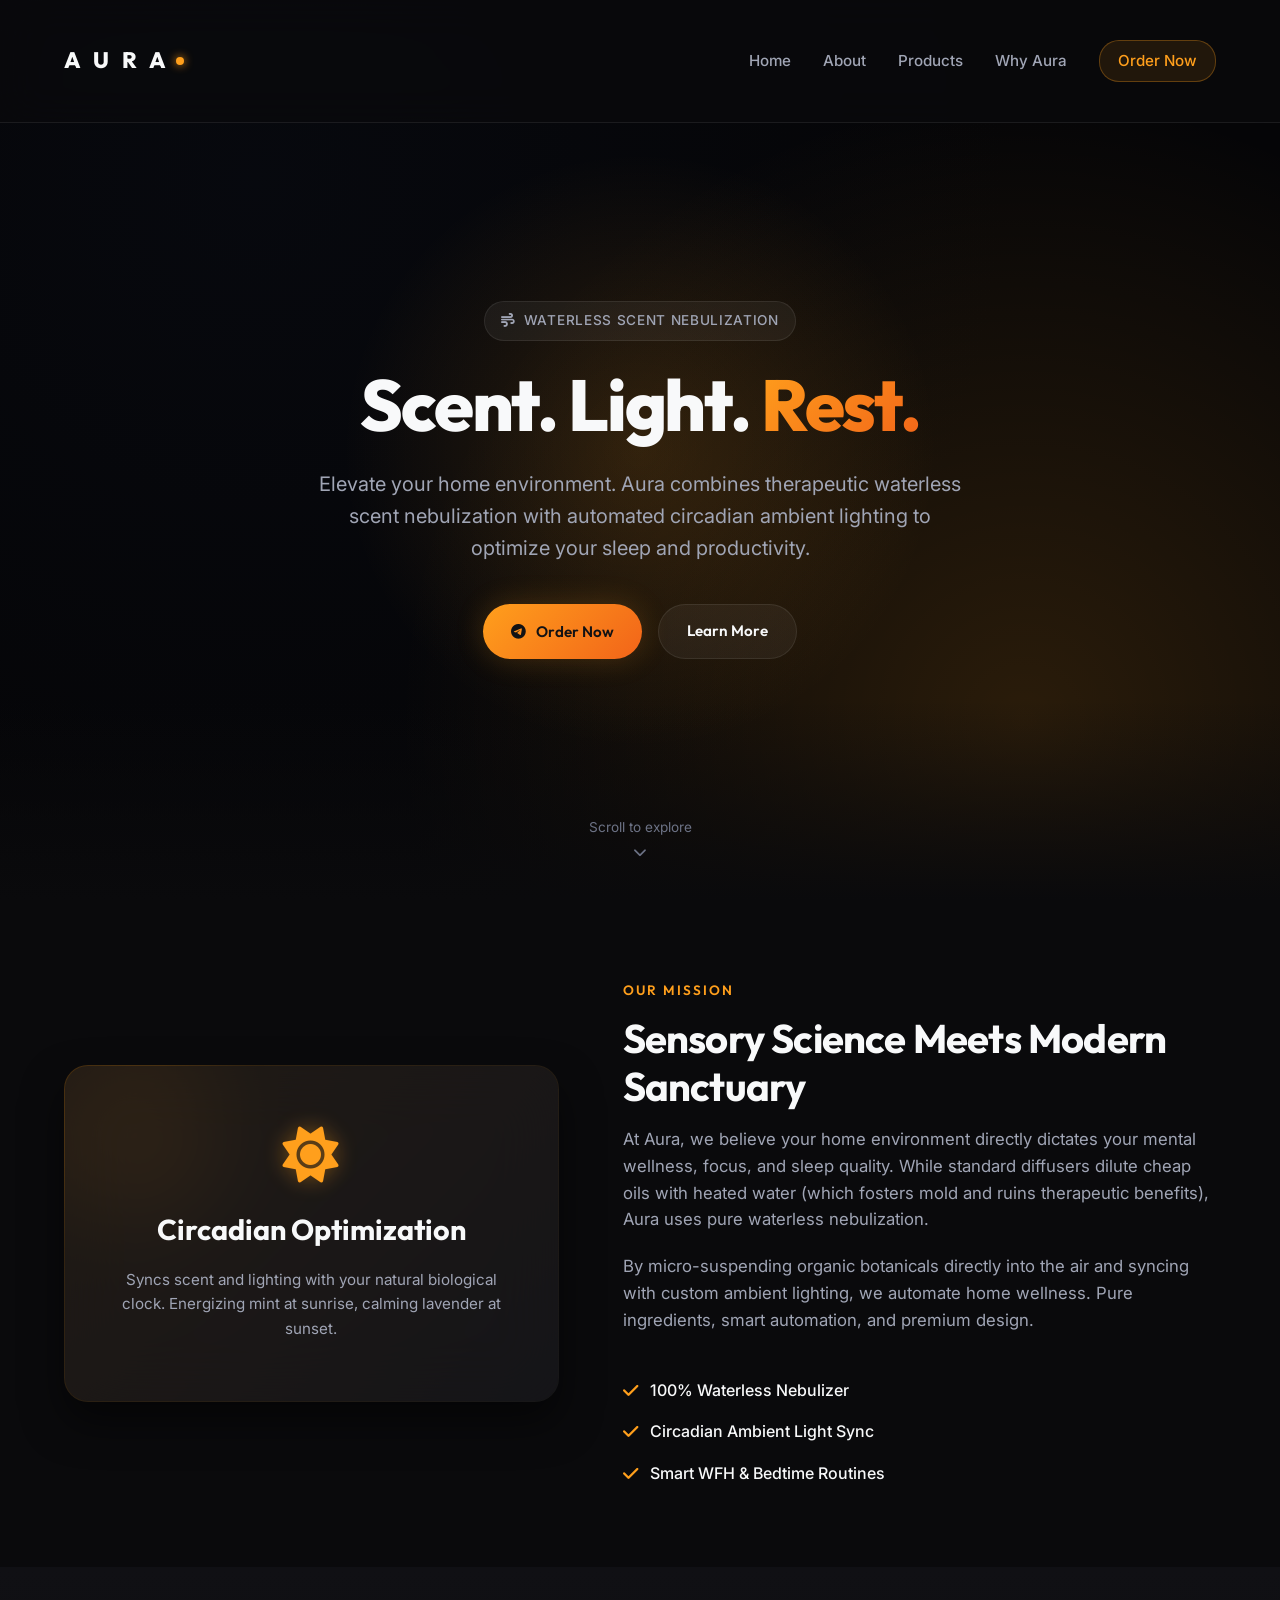
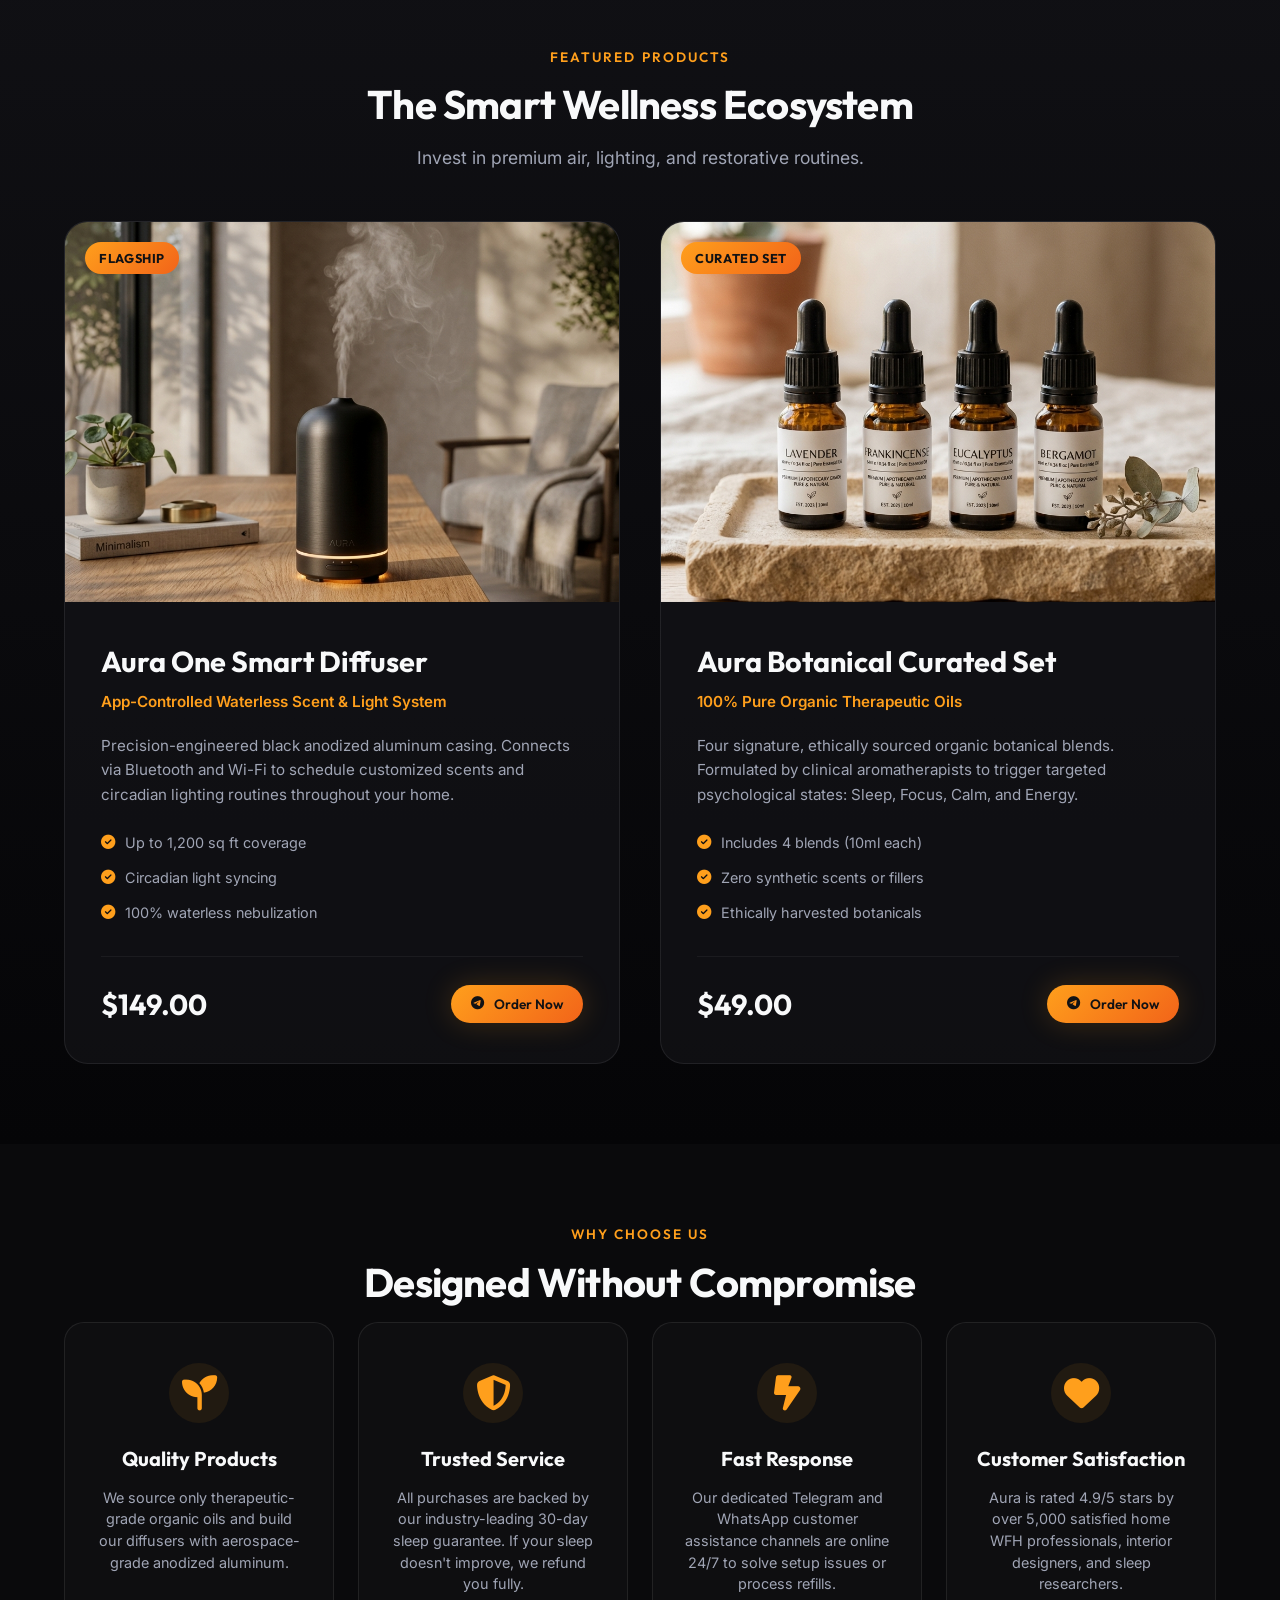
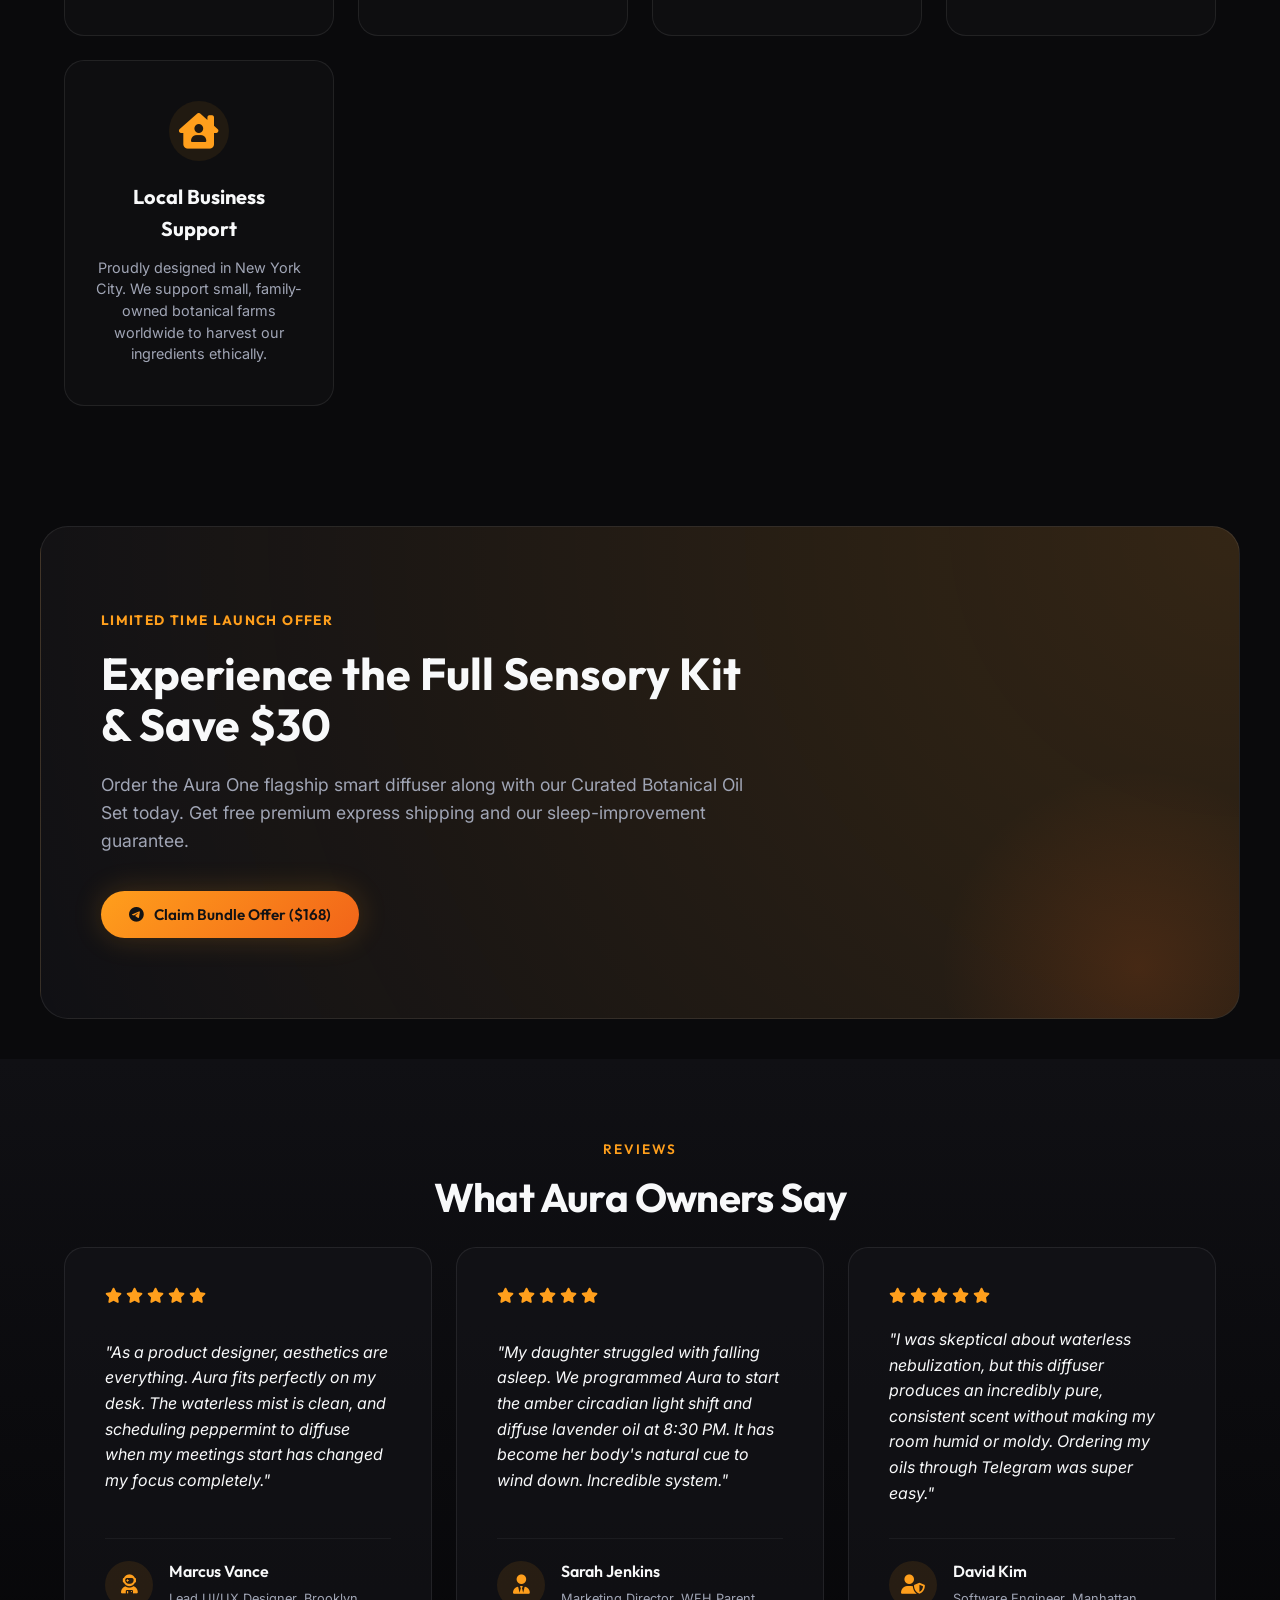
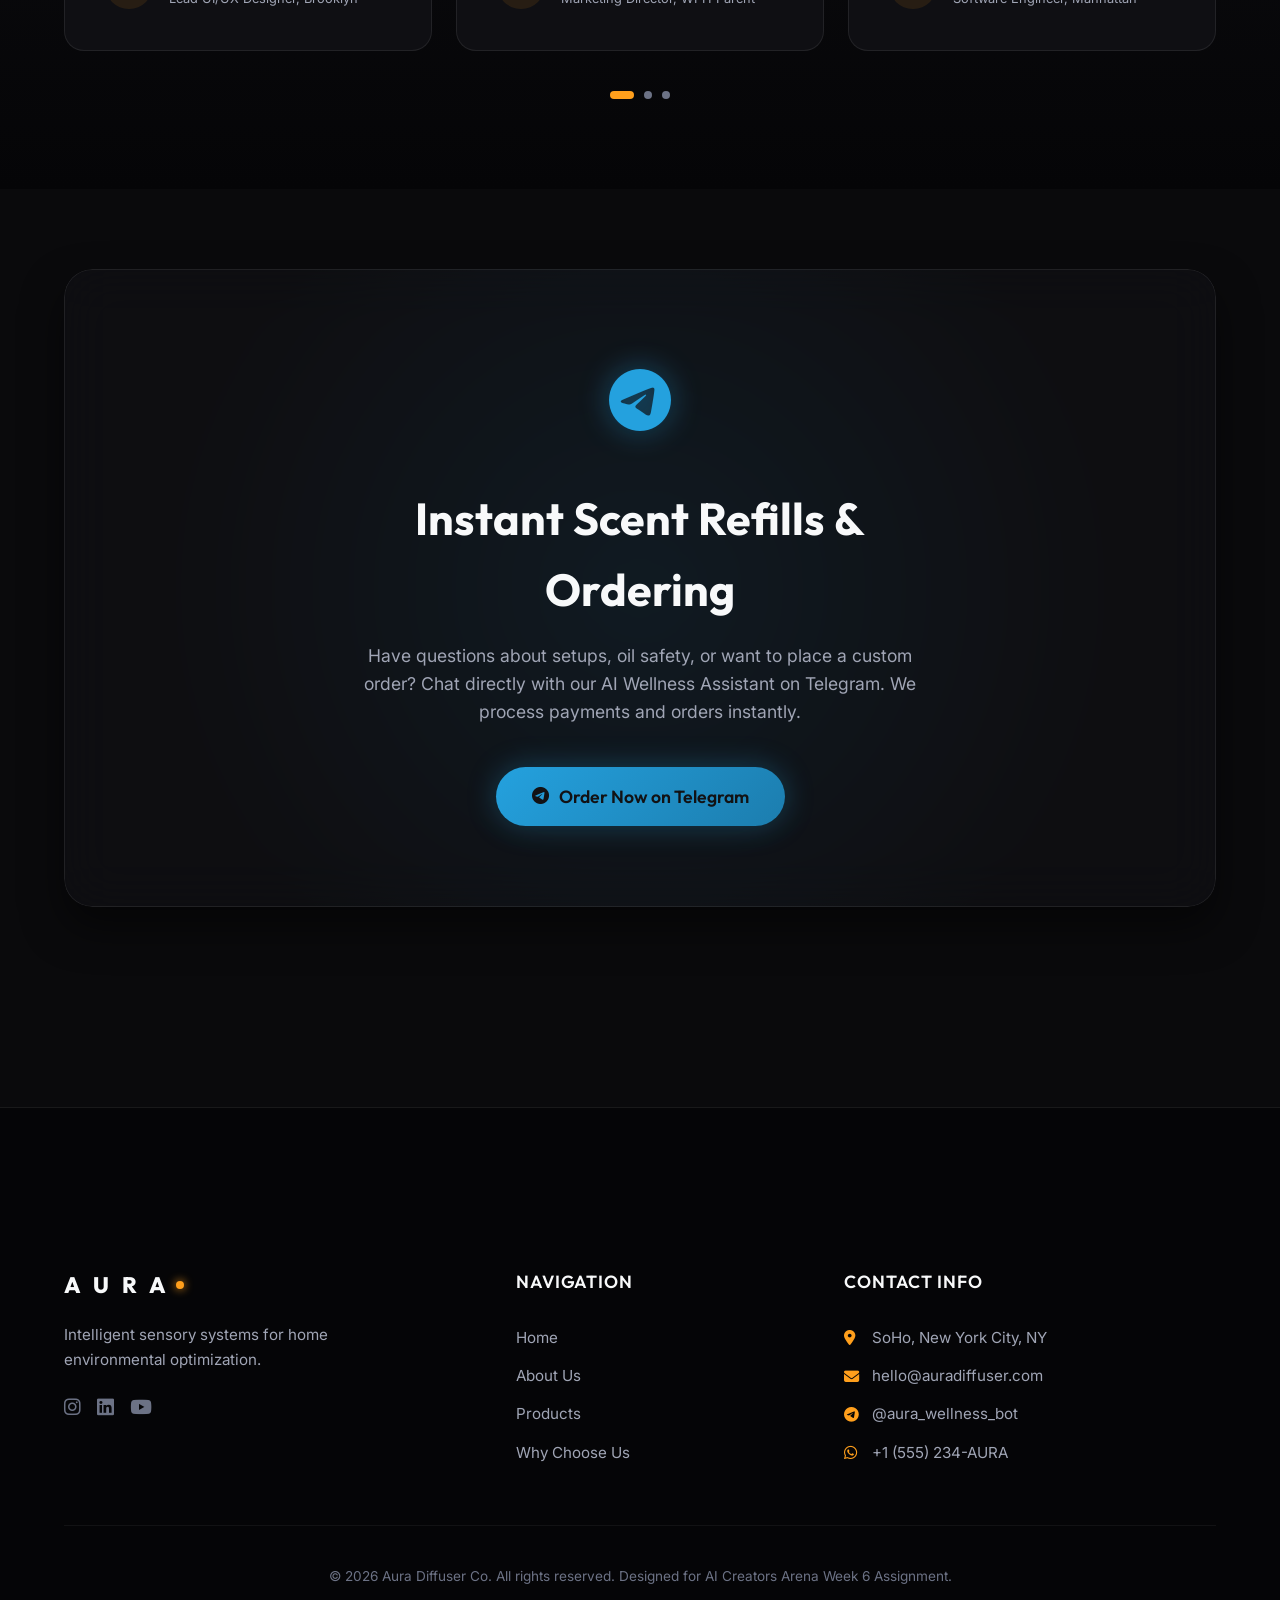
<file: index.html>
<!DOCTYPE html>
<html lang="en">
<head>
    <meta charset="UTF-8">
    <meta name="viewport" content="width=device-width, initial-scale=1.0">
    <title>Aura Diffuser Co. | Smart Sensory Systems & Circadian Lighting</title>
    <!-- Google Fonts: Outfit (headings) and Inter (body) -->
    <link rel="preconnect" href="https://fonts.googleapis.com">
    <link rel="preconnect" href="https://fonts.gstatic.com" crossorigin>
    <link href="https://fonts.googleapis.com/css2?family=Inter:wght@300;400;500;600;700&family=Outfit:wght@400;500;600;700;800&display=swap" rel="stylesheet">
    <!-- FontAwesome for Premium Icons -->
    <link rel="stylesheet" href="https://cdnjs.cloudflare.com/ajax/libs/font-awesome/6.4.0/css/all.min.css">
    <!-- Stylesheet -->
    <link rel="stylesheet" href="style.css">
</head>
<body>
    <!-- Navigation Bar -->
    <header class="navbar">
        <div class="nav-container">
            <div class="logo">
                <span class="logo-text">A U R A</span>
                <span class="logo-dot"></span>
            </div>
            <nav class="nav-links">
                <a href="#hero">Home</a>
                <a href="#about">About</a>
                <a href="#products">Products</a>
                <a href="#why-us">Why Aura</a>
                <a href="#contact" class="nav-cta">Order Now</a>
            </nav>
            <button class="mobile-toggle" aria-label="Toggle navigation">
                <i class="fa-solid fa-bars"></i>
            </button>
        </div>
    </header>

    <!-- Hero Section -->
    <section id="hero" class="hero-section">
        <!-- Interactive Ambient Background Canvas -->
        <div class="ambient-glow"></div>
        <div class="hero-video-container">
            <!-- Circadian Color Mesh animation -->
            <div class="circadian-mesh"></div>
            <!-- Dynamic Mist Generator (SVG/CSS overlay) -->
            <div class="mist-overlay"></div>
        </div>
        <div class="hero-content">
            <div class="hero-badge"><i class="fa-solid fa-wind"></i> Waterless Scent Nebulization</div>
            <h1 class="hero-title">Scent. Light. <span class="gradient-text">Rest.</span></h1>
            <p class="hero-subtitle">Elevate your home environment. Aura combines therapeutic waterless scent nebulization with automated circadian ambient lighting to optimize your sleep and productivity.</p>
            <div class="hero-ctas">
                <button class="btn btn-primary telegram-order-btn">
                    <i class="fa-brands fa-telegram"></i> Order Now
                </button>
                <a href="#about" class="btn btn-secondary">Learn More</a>
            </div>
        </div>
        <a href="#about" class="scroll-indicator">
            <span>Scroll to explore</span>
            <i class="fa-solid fa-chevron-down"></i>
        </a>
    </section>

    <!-- About Us Section -->
    <section id="about" class="about-section">
        <div class="section-container">
            <div class="about-grid">
                <div class="about-visual">
                    <div class="glow-card">
                        <div class="card-glow-effect"></div>
                        <div class="glass-inner">
                            <i class="fa-solid fa-sun icon-large"></i>
                            <h3>Circadian Optimization</h3>
                            <p>Syncs scent and lighting with your natural biological clock. Energizing mint at sunrise, calming lavender at sunset.</p>
                        </div>
                    </div>
                </div>
                <div class="about-text">
                    <span class="section-tag">Our Mission</span>
                    <h2 class="section-title">Sensory Science Meets Modern Sanctuary</h2>
                    <p class="about-desc">At Aura, we believe your home environment directly dictates your mental wellness, focus, and sleep quality. While standard diffusers dilute cheap oils with heated water (which fosters mold and ruins therapeutic benefits), Aura uses pure waterless nebulization.</p>
                    <p class="about-desc">By micro-suspending organic botanicals directly into the air and syncing with custom ambient lighting, we automate home wellness. Pure ingredients, smart automation, and premium design.</p>
                    <div class="about-points">
                        <div class="about-point">
                            <i class="fa-solid fa-check"></i>
                            <span>100% Waterless Nebulizer</span>
                        </div>
                        <div class="about-point">
                            <i class="fa-solid fa-check"></i>
                            <span>Circadian Ambient Light Sync</span>
                        </div>
                        <div class="about-point">
                            <i class="fa-solid fa-check"></i>
                            <span>Smart WFH & Bedtime Routines</span>
                        </div>
                    </div>
                </div>
            </div>
        </div>
    </section>

    <!-- Products / Services Section -->
    <section id="products" class="products-section">
        <div class="section-container">
            <div class="section-header">
                <span class="section-tag">Featured Products</span>
                <h2 class="section-title">The Smart Wellness Ecosystem</h2>
                <p class="section-subtitle">Invest in premium air, lighting, and restorative routines.</p>
            </div>
            
            <div class="products-grid">
                <!-- Product 1: Flagship Diffuser -->
                <div class="product-card">
                    <div class="product-img-container">
                        <img src="aura_one_diffuser.png" alt="Aura One Smart Diffuser" class="product-img">
                        <span class="product-badge">Flagship</span>
                    </div>
                    <div class="product-info">
                        <h3 class="product-name">Aura One Smart Diffuser</h3>
                        <p class="product-tagline">App-Controlled Waterless Scent & Light System</p>
                        <p class="product-description">Precision-engineered black anodized aluminum casing. Connects via Bluetooth and Wi-Fi to schedule customized scents and circadian lighting routines throughout your home.</p>
                        <ul class="product-specs">
                            <li><i class="fa-solid fa-circle-check"></i> Up to 1,200 sq ft coverage</li>
                            <li><i class="fa-solid fa-circle-check"></i> Circadian light syncing</li>
                            <li><i class="fa-solid fa-circle-check"></i> 100% waterless nebulization</li>
                        </ul>
                        <div class="product-footer">
                            <span class="product-price">$149.00</span>
                            <button class="btn btn-primary btn-sm telegram-order-btn">
                                <i class="fa-brands fa-telegram"></i> Order Now
                            </button>
                        </div>
                    </div>
                </div>

                <!-- Product 2: Oil Set -->
                <div class="product-card">
                    <div class="product-img-container">
                        <img src="aura_oil_set.png" alt="Aura Organic Essential Oils Set" class="product-img">
                        <span class="product-badge">Curated Set</span>
                    </div>
                    <div class="product-info">
                        <h3 class="product-name">Aura Botanical Curated Set</h3>
                        <p class="product-tagline">100% Pure Organic Therapeutic Oils</p>
                        <p class="product-description">Four signature, ethically sourced organic botanical blends. Formulated by clinical aromatherapists to trigger targeted psychological states: Sleep, Focus, Calm, and Energy.</p>
                        <ul class="product-specs">
                            <li><i class="fa-solid fa-circle-check"></i> Includes 4 blends (10ml each)</li>
                            <li><i class="fa-solid fa-circle-check"></i> Zero synthetic scents or fillers</li>
                            <li><i class="fa-solid fa-circle-check"></i> Ethically harvested botanicals</li>
                        </ul>
                        <div class="product-footer">
                            <span class="product-price">$49.00</span>
                            <button class="btn btn-primary btn-sm telegram-order-btn">
                                <i class="fa-brands fa-telegram"></i> Order Now
                            </button>
                        </div>
                    </div>
                </div>
            </div>
        </div>
    </section>

    <!-- Why Choose Us Section -->
    <section id="why-us" class="why-us-section">
        <div class="section-container">
            <div class="section-header">
                <span class="section-tag">Why Choose Us</span>
                <h2 class="section-title">Designed Without Compromise</h2>
            </div>
            <div class="why-us-grid">
                <div class="why-us-card">
                    <div class="why-us-icon"><i class="fa-solid fa-seedling"></i></div>
                    <h3>Quality Products</h3>
                    <p>We source only therapeutic-grade organic oils and build our diffusers with aerospace-grade anodized aluminum.</p>
                </div>
                <div class="why-us-card">
                    <div class="why-us-icon"><i class="fa-solid fa-shield-halved"></i></div>
                    <h3>Trusted Service</h3>
                    <p>All purchases are backed by our industry-leading 30-day sleep guarantee. If your sleep doesn't improve, we refund you fully.</p>
                </div>
                <div class="why-us-card">
                    <div class="why-us-icon"><i class="fa-solid fa-bolt-lightning"></i></div>
                    <h3>Fast Response</h3>
                    <p>Our dedicated Telegram and WhatsApp customer assistance channels are online 24/7 to solve setup issues or process refills.</p>
                </div>
                <div class="why-us-card">
                    <div class="why-us-icon"><i class="fa-solid fa-heart"></i></div>
                    <h3>Customer Satisfaction</h3>
                    <p>Aura is rated 4.9/5 stars by over 5,000 satisfied home WFH professionals, interior designers, and sleep researchers.</p>
                </div>
                <div class="why-us-card">
                    <div class="why-us-icon"><i class="fa-solid fa-house-chimney-user"></i></div>
                    <h3>Local Business Support</h3>
                    <p>Proudly designed in New York City. We support small, family-owned botanical farms worldwide to harvest our ingredients ethically.</p>
                </div>
            </div>
        </div>
    </section>

    <!-- Promotional Banner Section -->
    <section class="promo-banner-section">
        <div class="promo-container">
            <div class="promo-overlay-glow"></div>
            <div class="promo-content">
                <span class="promo-tag">Limited Time Launch Offer</span>
                <h2>Experience the Full Sensory Kit & Save $30</h2>
                <p>Order the Aura One flagship smart diffuser along with our Curated Botanical Oil Set today. Get free premium express shipping and our sleep-improvement guarantee.</p>
                <div class="promo-ctas">
                    <button class="btn btn-primary telegram-order-btn">
                        <i class="fa-brands fa-telegram"></i> Claim Bundle Offer ($168)
                    </button>
                </div>
            </div>
        </div>
    </section>

    <!-- Customer Testimonials Section -->
    <section class="testimonials-section">
        <div class="section-container">
            <div class="section-header">
                <span class="section-tag">Reviews</span>
                <h2 class="section-title">What Aura Owners Say</h2>
            </div>
            
            <div class="testimonials-carousel">
                <div class="testimonials-track">
                    <!-- Testimonial 1 -->
                    <div class="testimonial-card">
                        <div class="rating">
                            <i class="fa-solid fa-star"></i>
                            <i class="fa-solid fa-star"></i>
                            <i class="fa-solid fa-star"></i>
                            <i class="fa-solid fa-star"></i>
                            <i class="fa-solid fa-star"></i>
                        </div>
                        <p class="testimonial-text">"As a product designer, aesthetics are everything. Aura fits perfectly on my desk. The waterless mist is clean, and scheduling peppermint to diffuse when my meetings start has changed my focus completely."</p>
                        <div class="testimonial-author">
                            <div class="author-avatar"><i class="fa-solid fa-user-astronaut"></i></div>
                            <div class="author-info">
                                <h4>Marcus Vance</h4>
                                <span>Lead UI/UX Designer, Brooklyn</span>
                            </div>
                        </div>
                    </div>

                    <!-- Testimonial 2 -->
                    <div class="testimonial-card">
                        <div class="rating">
                            <i class="fa-solid fa-star"></i>
                            <i class="fa-solid fa-star"></i>
                            <i class="fa-solid fa-star"></i>
                            <i class="fa-solid fa-star"></i>
                            <i class="fa-solid fa-star"></i>
                        </div>
                        <p class="testimonial-text">"My daughter struggled with falling asleep. We programmed Aura to start the amber circadian light shift and diffuse lavender oil at 8:30 PM. It has become her body's natural cue to wind down. Incredible system."</p>
                        <div class="testimonial-author">
                            <div class="author-avatar"><i class="fa-solid fa-user-tie"></i></div>
                            <div class="author-info">
                                <h4>Sarah Jenkins</h4>
                                <span>Marketing Director, WFH Parent</span>
                            </div>
                        </div>
                    </div>

                    <!-- Testimonial 3 -->
                    <div class="testimonial-card">
                        <div class="rating">
                            <i class="fa-solid fa-star"></i>
                            <i class="fa-solid fa-star"></i>
                            <i class="fa-solid fa-star"></i>
                            <i class="fa-solid fa-star"></i>
                            <i class="fa-solid fa-star"></i>
                        </div>
                        <p class="testimonial-text">"I was skeptical about waterless nebulization, but this diffuser produces an incredibly pure, consistent scent without making my room humid or moldy. Ordering my oils through Telegram was super easy."</p>
                        <div class="testimonial-author">
                            <div class="author-avatar"><i class="fa-solid fa-user-shield"></i></div>
                            <div class="author-info">
                                <h4>David Kim</h4>
                                <span>Software Engineer, Manhattan</span>
                            </div>
                        </div>
                    </div>
                </div>
                <!-- Carousel Dots -->
                <div class="carousel-dots">
                    <span class="dot active"></span>
                    <span class="dot"></span>
                    <span class="dot"></span>
                </div>
            </div>
        </div>
    </section>

    <!-- Telegram Ordering Banner Section -->
    <section id="telegram-order" class="telegram-section">
        <div class="section-container">
            <div class="telegram-card-wrapper">
                <div class="telegram-card-glow"></div>
                <div class="telegram-glass-card">
                    <div class="telegram-logo-badge">
                        <i class="fa-brands fa-telegram"></i>
                    </div>
                    <h2>Instant Scent Refills & Ordering</h2>
                    <p>Have questions about setups, oil safety, or want to place a custom order? Chat directly with our AI Wellness Assistant on Telegram. We process payments and orders instantly.</p>
                    <button class="btn btn-primary btn-large telegram-order-btn">
                        <i class="fa-brands fa-telegram"></i> Order Now on Telegram
                    </button>
                </div>
            </div>
        </div>
    </section>

    <!-- Footer / Contact Section -->
    <footer id="contact" class="footer-section">
        <div class="section-container">
            <div class="footer-grid">
                <div class="footer-brand">
                    <div class="logo">
                        <span class="logo-text">A U R A</span>
                        <span class="logo-dot"></span>
                    </div>
                    <p class="footer-tagline">Intelligent sensory systems for home environmental optimization.</p>
                    <div class="social-links">
                        <a href="#" aria-label="Instagram"><i class="fa-brands fa-instagram"></i></a>
                        <a href="#" aria-label="LinkedIn"><i class="fa-brands fa-linkedin"></i></a>
                        <a href="#" aria-label="YouTube"><i class="fa-brands fa-youtube"></i></a>
                    </div>
                </div>
                
                <div class="footer-links-col">
                    <h4>Navigation</h4>
                    <a href="#hero">Home</a>
                    <a href="#about">About Us</a>
                    <a href="#products">Products</a>
                    <a href="#why-us">Why Choose Us</a>
                </div>

                <div class="footer-contact-col">
                    <h4>Contact Info</h4>
                    <p><i class="fa-solid fa-location-dot"></i> SoHo, New York City, NY</p>
                    <p><i class="fa-solid fa-envelope"></i> hello@auradiffuser.com</p>
                    <p><i class="fa-brands fa-telegram"></i> @aura_wellness_bot</p>
                    <p><i class="fa-brands fa-whatsapp"></i> +1 (555) 234-AURA</p>
                </div>
            </div>
            
            <div class="footer-bottom">
                <p>&copy; 2026 Aura Diffuser Co. All rights reserved. Designed for AI Creators Arena Week 6 Assignment.</p>
            </div>
        </div>
    </footer>

    <!-- Script File -->
    <script src="app.js"></script>
</body>
</html>
</file>
<file: style.css>
/* ==========================================
   Aura Diffuser Co. Custom Design System
   ========================================== */

/* Variables & Design Tokens */
:root {
    --bg-dark: #0a0a0c;
    --bg-card: rgba(20, 20, 25, 0.65);
    --border-glass: rgba(255, 255, 255, 0.08);
    --border-focus: rgba(255, 159, 28, 0.3);
    
    --text-primary: #f8f9fa;
    --text-secondary: #a0a5b5;
    --text-muted: #6c7285;
    
    /* Branding Colors */
    --color-obsidian: #121214;
    --color-sand: #EAE5D9;
    --color-amber: #FF9F1C;
    --color-orange: #F26419;
    --color-white: #ffffff;
    
    --gradient-brand: linear-gradient(135deg, #FF9F1C, #F26419);
    --gradient-dark: linear-gradient(180deg, #101014 0%, #050507 100%);
    --shadow-premium: 0 20px 40px rgba(0, 0, 0, 0.5);
    --shadow-glow: 0 0 30px rgba(255, 159, 28, 0.2);
    
    --transition-smooth: all 0.4s cubic-bezier(0.16, 1, 0.3, 1);
    --font-heading: 'Outfit', sans-serif;
    --font-body: 'Inter', sans-serif;
}

/* Reset & Base Rules */
* {
    margin: 0;
    padding: 0;
    box-sizing: border-box;
}

html {
    scroll-behavior: smooth;
    font-size: 16px;
}

body {
    background-color: var(--bg-dark);
    color: var(--text-primary);
    font-family: var(--font-body);
    line-height: 1.6;
    overflow-x: hidden;
    -webkit-font-smoothing: antialiased;
}

/* Scrollbar Styling */
::-webkit-scrollbar {
    width: 8px;
}
::-webkit-scrollbar-track {
    background: var(--bg-dark);
}
::-webkit-scrollbar-thumb {
    background: #252530;
    border-radius: 4px;
}
::-webkit-scrollbar-thumb:hover {
    background: var(--color-amber);
}

/* Utility Components */
.section-container {
    width: 100%;
    max-width: 1200px;
    margin: 0 auto;
    padding: 80px 24px;
}

.section-tag {
    display: inline-block;
    font-family: var(--font-heading);
    font-size: 0.85rem;
    font-weight: 600;
    text-transform: uppercase;
    letter-spacing: 0.15em;
    color: var(--color-amber);
    margin-bottom: 12px;
}

.section-title {
    font-family: var(--font-heading);
    font-size: 2.5rem;
    font-weight: 700;
    line-height: 1.2;
    margin-bottom: 16px;
    letter-spacing: -0.02em;
}

.section-subtitle {
    font-size: 1.1rem;
    color: var(--text-secondary);
    max-width: 600px;
    margin-bottom: 48px;
}

.gradient-text {
    background: var(--gradient-brand);
    -webkit-background-clip: text;
    -webkit-text-fill-color: transparent;
}

/* Buttons System */
.btn {
    display: inline-flex;
    align-items: center;
    justify-content: center;
    gap: 10px;
    font-family: var(--font-heading);
    font-size: 0.95rem;
    font-weight: 600;
    padding: 14px 28px;
    border-radius: 30px;
    cursor: pointer;
    transition: var(--transition-smooth);
    border: none;
    text-decoration: none;
}

.btn-primary {
    background: var(--gradient-brand);
    color: var(--color-obsidian);
    box-shadow: var(--shadow-glow);
}

.btn-primary:hover {
    transform: translateY(-3px);
    box-shadow: 0 0 40px rgba(252, 100, 25, 0.4);
}

.btn-secondary {
    background: rgba(255, 255, 255, 0.05);
    color: var(--text-primary);
    border: 1px solid var(--border-glass);
}

.btn-secondary:hover {
    background: rgba(255, 255, 255, 0.1);
    border-color: rgba(255, 255, 255, 0.2);
    transform: translateY(-3px);
}

.btn-sm {
    padding: 10px 20px;
    font-size: 0.85rem;
}

.btn-large {
    padding: 18px 36px;
    font-size: 1.1rem;
}

/* Navigation Bar */
.navbar {
    position: fixed;
    top: 0;
    left: 0;
    width: 100%;
    z-index: 1000;
    background: rgba(10, 10, 12, 0.75);
    backdrop-filter: blur(20px);
    -webkit-backdrop-filter: blur(20px);
    border-bottom: 1px solid var(--border-glass);
    transition: var(--transition-smooth);
}

.nav-container {
    max-width: 1200px;
    margin: 0 auto;
    display: flex;
    justify-content: space-between;
    align-items: center;
    padding: 20px 24px;
}

.logo {
    display: flex;
    align-items: center;
    gap: 6px;
}

.logo-text {
    font-family: var(--font-heading);
    font-weight: 800;
    font-size: 1.4rem;
    letter-spacing: 0.2em;
    color: var(--text-primary);
}

.logo-dot {
    width: 8px;
    height: 8px;
    background-color: var(--color-amber);
    border-radius: 50%;
    box-shadow: 0 0 10px var(--color-amber);
    display: inline-block;
}

.nav-links {
    display: flex;
    align-items: center;
    gap: 32px;
}

.nav-links a {
    color: var(--text-secondary);
    text-decoration: none;
    font-size: 0.95rem;
    font-weight: 500;
    transition: var(--transition-smooth);
}

.nav-links a:hover {
    color: var(--text-primary);
}

.nav-cta {
    background: rgba(255, 159, 28, 0.1);
    color: var(--color-amber) !important;
    border: 1px solid var(--border-focus);
    padding: 8px 18px;
    border-radius: 20px;
}

.nav-cta:hover {
    background: var(--gradient-brand) !important;
    color: var(--color-obsidian) !important;
    border-color: transparent;
}

.mobile-toggle {
    display: none;
    background: none;
    border: none;
    color: var(--text-primary);
    font-size: 1.4rem;
    cursor: pointer;
}

/* Hero Section */
.hero-section {
    position: relative;
    height: 100vh;
    min-height: 700px;
    display: flex;
    align-items: center;
    justify-content: center;
    padding: 0 24px;
    text-align: center;
    z-index: 1;
    overflow: hidden;
}

.ambient-glow {
    position: absolute;
    width: 600px;
    height: 600px;
    background: radial-gradient(circle, rgba(255, 159, 28, 0.15) 0%, rgba(0,0,0,0) 70%);
    top: 50%;
    left: 50%;
    transform: translate(-50%, -50%);
    z-index: -2;
    pointer-events: none;
}

.hero-video-container {
    position: absolute;
    top: 0;
    left: 0;
    width: 100%;
    height: 100%;
    z-index: -3;
    background-color: #050507;
}

/* Circadian Mesh Animation mimicking morning-to-night transitions */
.circadian-mesh {
    width: 100%;
    height: 100%;
    background: radial-gradient(circle at 80% 20%, rgba(255, 159, 28, 0.1) 0%, rgba(242, 100, 25, 0.05) 30%, rgba(5, 5, 7, 0) 70%),
                radial-gradient(circle at 20% 80%, rgba(85, 37, 134, 0.15) 0%, rgba(5, 5, 7, 0) 60%);
    animation: circadianGlow 20s infinite alternate ease-in-out;
}

@keyframes circadianGlow {
    0% {
        filter: hue-rotate(0deg) saturate(1);
    }
    50% {
        filter: hue-rotate(45deg) saturate(1.2);
    }
    100% {
        filter: hue-rotate(-30deg) saturate(0.8);
    }
}

.mist-overlay {
    position: absolute;
    bottom: 0;
    left: 0;
    width: 100%;
    height: 200px;
    background: linear-gradient(180deg, rgba(10, 10, 12, 0) 0%, var(--bg-dark) 100%);
    pointer-events: none;
}

.hero-content {
    max-width: 800px;
    margin-top: 60px;
}

.hero-badge {
    display: inline-flex;
    align-items: center;
    gap: 8px;
    background: rgba(255, 255, 255, 0.05);
    border: 1px solid var(--border-glass);
    padding: 8px 16px;
    border-radius: 30px;
    font-size: 0.85rem;
    font-weight: 500;
    color: var(--text-secondary);
    margin-bottom: 24px;
    letter-spacing: 0.05em;
    text-transform: uppercase;
}

.hero-title {
    font-family: var(--font-heading);
    font-size: 4.5rem;
    font-weight: 800;
    line-height: 1.1;
    margin-bottom: 24px;
    letter-spacing: -0.03em;
}

.hero-subtitle {
    font-size: 1.25rem;
    color: var(--text-secondary);
    font-weight: 400;
    margin-bottom: 40px;
    max-width: 650px;
    margin-left: auto;
    margin-right: auto;
}

.hero-ctas {
    display: flex;
    justify-content: center;
    gap: 16px;
}

.scroll-indicator {
    position: absolute;
    bottom: 40px;
    display: flex;
    flex-direction: column;
    align-items: center;
    gap: 8px;
    color: var(--text-muted);
    text-decoration: none;
    font-size: 0.85rem;
    animation: bounce 2s infinite;
}

@keyframes bounce {
    0%, 20%, 50%, 80%, 100% {
        transform: translateY(0);
    }
    40% {
        transform: translateY(-10px);
    }
    60% {
        transform: translateY(-5px);
    }
}

/* About Section */
.about-section {
    position: relative;
    background-color: var(--bg-dark);
    z-index: 2;
}

.about-grid {
    display: grid;
    grid-template-columns: 1fr 1.2fr;
    gap: 64px;
    align-items: center;
}

.about-visual {
    position: relative;
}

.glow-card {
    position: relative;
    border-radius: 24px;
    overflow: hidden;
    padding: 1px;
    background: linear-gradient(135deg, rgba(255, 159, 28, 0.2), rgba(255,255,255,0.05));
    box-shadow: var(--shadow-premium);
}

.card-glow-effect {
    position: absolute;
    width: 250px;
    height: 250px;
    background: radial-gradient(circle, rgba(255, 159, 28, 0.25) 0%, rgba(0,0,0,0) 70%);
    top: -50px;
    left: -50px;
    filter: blur(20px);
}

.glass-inner {
    background: var(--bg-card);
    backdrop-filter: blur(30px);
    -webkit-backdrop-filter: blur(30px);
    border-radius: 23px;
    padding: 60px 40px;
    text-align: center;
}

.icon-large {
    font-size: 3.5rem;
    color: var(--color-amber);
    margin-bottom: 24px;
    filter: drop-shadow(0 0 10px rgba(255, 159, 28, 0.4));
}

.glass-inner h3 {
    font-family: var(--font-heading);
    font-size: 1.8rem;
    margin-bottom: 16px;
}

.glass-inner p {
    color: var(--text-secondary);
    font-size: 0.95rem;
}

.about-text {
    display: flex;
    flex-direction: column;
}

.about-desc {
    font-size: 1.05rem;
    color: var(--text-secondary);
    margin-bottom: 20px;
}

.about-points {
    margin-top: 24px;
    display: flex;
    flex-direction: column;
    gap: 16px;
}

.about-point {
    display: flex;
    align-items: center;
    gap: 12px;
}

.about-point i {
    color: var(--color-amber);
    font-size: 1.1rem;
}

.about-point span {
    font-weight: 500;
    color: var(--text-primary);
}

/* Products Section */
.products-section {
    background: var(--gradient-dark);
}

.section-header {
    text-align: center;
    display: flex;
    flex-direction: column;
    align-items: center;
}

.products-grid {
    display: grid;
    grid-template-columns: 1fr 1fr;
    gap: 40px;
}

.product-card {
    background: var(--bg-card);
    border: 1px solid var(--border-glass);
    border-radius: 24px;
    overflow: hidden;
    transition: var(--transition-smooth);
    display: flex;
    flex-direction: column;
    height: 100%;
}

.product-card:hover {
    transform: translateY(-8px);
    border-color: var(--border-focus);
    box-shadow: 0 30px 60px rgba(0, 0, 0, 0.6);
}

.product-img-container {
    position: relative;
    width: 100%;
    height: 380px;
    overflow: hidden;
    background-color: rgba(255, 255, 255, 0.02);
}

.product-img {
    width: 100%;
    height: 100%;
    object-fit: cover;
    transition: var(--transition-smooth);
}

.product-card:hover .product-img {
    transform: scale(1.05);
}

.product-badge {
    position: absolute;
    top: 20px;
    left: 20px;
    background: var(--gradient-brand);
    color: var(--color-obsidian);
    font-family: var(--font-heading);
    font-weight: 700;
    font-size: 0.8rem;
    padding: 6px 14px;
    border-radius: 20px;
    text-transform: uppercase;
    letter-spacing: 0.05em;
}

.product-info {
    padding: 36px;
    display: flex;
    flex-direction: column;
    flex-grow: 1;
}

.product-name {
    font-family: var(--font-heading);
    font-size: 1.8rem;
    font-weight: 700;
    margin-bottom: 6px;
}

.product-tagline {
    color: var(--color-amber);
    font-size: 0.95rem;
    font-weight: 600;
    margin-bottom: 20px;
}

.product-description {
    color: var(--text-secondary);
    font-size: 0.95rem;
    margin-bottom: 24px;
}

.product-specs {
    list-style: none;
    margin-bottom: 32px;
    display: flex;
    flex-direction: column;
    gap: 12px;
}

.product-specs li {
    display: flex;
    align-items: center;
    gap: 10px;
    font-size: 0.9rem;
    color: var(--text-secondary);
}

.product-specs li i {
    color: var(--color-amber);
}

.product-footer {
    margin-top: auto;
    display: flex;
    justify-content: space-between;
    align-items: center;
    border-top: 1px solid rgba(255, 255, 255, 0.05);
    padding-top: 24px;
}

.product-price {
    font-family: var(--font-heading);
    font-size: 1.8rem;
    font-weight: 700;
    color: var(--text-primary);
}

/* Why Choose Us Section */
.why-us-section {
    background-color: var(--bg-dark);
}

.why-us-grid {
    display: grid;
    grid-template-columns: repeat(auto-fit, minmax(220px, 1fr));
    gap: 24px;
}

.why-us-card {
    background: rgba(255, 255, 255, 0.02);
    border: 1px solid var(--border-glass);
    border-radius: 20px;
    padding: 40px 30px;
    transition: var(--transition-smooth);
    text-align: center;
}

.why-us-card:hover {
    background: rgba(255, 255, 255, 0.04);
    border-color: rgba(255, 159, 28, 0.25);
    transform: translateY(-5px);
}

.why-us-icon {
    font-size: 2.2rem;
    color: var(--color-amber);
    margin-bottom: 20px;
    display: inline-flex;
    align-items: center;
    justify-content: center;
    width: 60px;
    height: 60px;
    background: rgba(255, 159, 28, 0.08);
    border-radius: 50%;
}

.why-us-card h3 {
    font-family: var(--font-heading);
    font-size: 1.25rem;
    margin-bottom: 12px;
}

.why-us-card p {
    color: var(--text-secondary);
    font-size: 0.9rem;
    line-height: 1.5;
}

/* Promotional Banner Section */
.promo-banner-section {
    padding: 40px 24px;
    background-color: var(--bg-dark);
}

.promo-container {
    position: relative;
    max-width: 1200px;
    margin: 0 auto;
    background: radial-gradient(circle at right top, rgba(255, 159, 28, 0.15), rgba(5,5,7,0)), var(--bg-card);
    border: 1px solid var(--border-glass);
    border-radius: 28px;
    padding: 80px 60px;
    overflow: hidden;
}

.promo-overlay-glow {
    position: absolute;
    width: 400px;
    height: 400px;
    background: radial-gradient(circle, rgba(242, 100, 25, 0.15) 0%, rgba(0,0,0,0) 70%);
    bottom: -150px;
    right: -100px;
}

.promo-content {
    position: relative;
    max-width: 650px;
    z-index: 2;
}

.promo-tag {
    display: inline-block;
    color: var(--color-amber);
    font-family: var(--font-heading);
    font-weight: 700;
    font-size: 0.85rem;
    text-transform: uppercase;
    letter-spacing: 0.1em;
    margin-bottom: 16px;
}

.promo-content h2 {
    font-family: var(--font-heading);
    font-size: 2.8rem;
    font-weight: 700;
    line-height: 1.15;
    margin-bottom: 20px;
}

.promo-content p {
    color: var(--text-secondary);
    font-size: 1.1rem;
    margin-bottom: 36px;
}

/* Testimonials Section */
.testimonials-section {
    background: var(--gradient-dark);
}

.testimonials-carousel {
    position: relative;
    overflow: hidden;
    padding: 10px 0;
}

.testimonials-track {
    display: grid;
    grid-template-columns: repeat(3, 1fr);
    gap: 24px;
    transition: var(--transition-smooth);
}

.testimonial-card {
    background: var(--bg-card);
    border: 1px solid var(--border-glass);
    border-radius: 20px;
    padding: 40px;
    display: flex;
    flex-direction: column;
    justify-content: space-between;
}

.rating {
    display: flex;
    gap: 4px;
    color: var(--color-amber);
    margin-bottom: 24px;
    font-size: 0.95rem;
}

.testimonial-text {
    font-style: italic;
    color: var(--text-primary);
    font-size: 1rem;
    line-height: 1.6;
    margin-bottom: 32px;
}

.testimonial-author {
    display: flex;
    align-items: center;
    gap: 16px;
    border-top: 1px solid rgba(255, 255, 255, 0.05);
    padding-top: 20px;
}

.author-avatar {
    width: 48px;
    height: 48px;
    background: rgba(255, 159, 28, 0.1);
    color: var(--color-amber);
    border-radius: 50%;
    display: flex;
    align-items: center;
    justify-content: center;
    font-size: 1.2rem;
}

.author-info h4 {
    font-family: var(--font-heading);
    font-size: 1rem;
    font-weight: 600;
}

.author-info span {
    font-size: 0.8rem;
    color: var(--text-secondary);
}

.carousel-dots {
    display: flex;
    justify-content: center;
    gap: 10px;
    margin-top: 40px;
}

.carousel-dots .dot {
    width: 8px;
    height: 8px;
    background-color: var(--text-muted);
    border-radius: 50%;
    cursor: pointer;
    transition: var(--transition-smooth);
}

.carousel-dots .dot.active {
    background-color: var(--color-amber);
    width: 24px;
    border-radius: 4px;
}

/* Telegram Checkout Section */
.telegram-section {
    background-color: var(--bg-dark);
    padding-bottom: 120px;
}

.telegram-card-wrapper {
    position: relative;
    border-radius: 28px;
    overflow: hidden;
    box-shadow: var(--shadow-premium);
}

.telegram-card-glow {
    position: absolute;
    width: 100%;
    height: 100%;
    background: radial-gradient(circle at center, rgba(36, 161, 222, 0.15) 0%, rgba(0,0,0,0) 70%);
    pointer-events: none;
}

.telegram-glass-card {
    background: rgba(20, 20, 25, 0.45);
    border: 1px solid var(--border-glass);
    backdrop-filter: blur(25px);
    -webkit-backdrop-filter: blur(25px);
    border-radius: 28px;
    padding: 80px 40px;
    text-align: center;
    display: flex;
    flex-direction: column;
    align-items: center;
}

.telegram-logo-badge {
    font-size: 4rem;
    color: #24A1DE;
    margin-bottom: 30px;
    filter: drop-shadow(0 0 15px rgba(36, 161, 222, 0.4));
    animation: pulse 3s infinite ease-in-out;
}

@keyframes pulse {
    0%, 100% {
        transform: scale(1);
    }
    50% {
        transform: scale(1.05);
    }
}

.telegram-glass-card h2 {
    font-family: var(--font-heading);
    font-size: 2.8rem;
    font-weight: 700;
    margin-bottom: 16px;
    max-width: 600px;
}

.telegram-glass-card p {
    color: var(--text-secondary);
    font-size: 1.1rem;
    margin-bottom: 40px;
    max-width: 600px;
}

.telegram-glass-card .btn-primary {
    background: linear-gradient(135deg, #24A1DE, #1C7DAE);
    box-shadow: 0 0 30px rgba(36, 161, 222, 0.3);
}

.telegram-glass-card .btn-primary:hover {
    box-shadow: 0 0 45px rgba(36, 161, 222, 0.5);
}

/* Footer Section */
.footer-section {
    background-color: #050507;
    border-top: 1px solid var(--border-glass);
    padding: 80px 0 40px 0;
}

.footer-grid {
    display: grid;
    grid-template-columns: 1.5fr 1fr 1.5fr;
    gap: 80px;
    margin-bottom: 60px;
}

.footer-brand {
    display: flex;
    flex-direction: column;
    gap: 20px;
}

.footer-tagline {
    color: var(--text-secondary);
    font-size: 0.95rem;
    max-width: 280px;
}

.social-links {
    display: flex;
    gap: 16px;
}

.social-links a {
    color: var(--text-muted);
    font-size: 1.2rem;
    transition: var(--transition-smooth);
}

.social-links a:hover {
    color: var(--color-amber);
    transform: translateY(-2px);
}

.footer-links-col {
    display: flex;
    flex-direction: column;
    gap: 14px;
}

.footer-links-col h4,
.footer-contact-col h4 {
    font-family: var(--font-heading);
    font-size: 1.1rem;
    font-weight: 600;
    margin-bottom: 16px;
    letter-spacing: 0.05em;
    text-transform: uppercase;
}

.footer-links-col a {
    color: var(--text-secondary);
    text-decoration: none;
    font-size: 0.95rem;
    transition: var(--transition-smooth);
}

.footer-links-col a:hover {
    color: var(--text-primary);
    padding-left: 4px;
}

.footer-contact-col {
    display: flex;
    flex-direction: column;
    gap: 14px;
}

.footer-contact-col p {
    display: flex;
    align-items: center;
    gap: 12px;
    color: var(--text-secondary);
    font-size: 0.95rem;
}

.footer-contact-col p i {
    color: var(--color-amber);
    width: 16px;
}

.footer-bottom {
    border-top: 1px solid rgba(255, 255, 255, 0.05);
    padding-top: 40px;
    text-align: center;
}

.footer-bottom p {
    font-size: 0.85rem;
    color: var(--text-muted);
}

/* ==========================================
   Responsive Adaptations
   ========================================== */

@media (max-width: 992px) {
    .about-grid {
        grid-template-columns: 1fr;
        gap: 48px;
    }
    .products-grid {
        grid-template-columns: 1fr;
        gap: 32px;
    }
    .testimonials-track {
        grid-template-columns: 1fr;
    }
    .footer-grid {
        grid-template-columns: 1fr 1fr;
        gap: 48px;
    }
}

@media (max-width: 768px) {
    .section-title {
        font-size: 2rem;
    }
    .hero-title {
        font-size: 3rem;
    }
    .hero-subtitle {
        font-size: 1.1rem;
    }
    .navbar {
        padding: 10px 0;
    }
    .nav-links {
        display: none; /* Mobile menu toggled by js */
    }
    .mobile-toggle {
        display: block;
    }
    .promo-container {
        padding: 48px 30px;
    }
    .promo-content h2 {
        font-size: 2rem;
    }
    .telegram-glass-card h2 {
        font-size: 2rem;
    }
    .footer-grid {
        grid-template-columns: 1fr;
        gap: 36px;
    }
}
</file>
